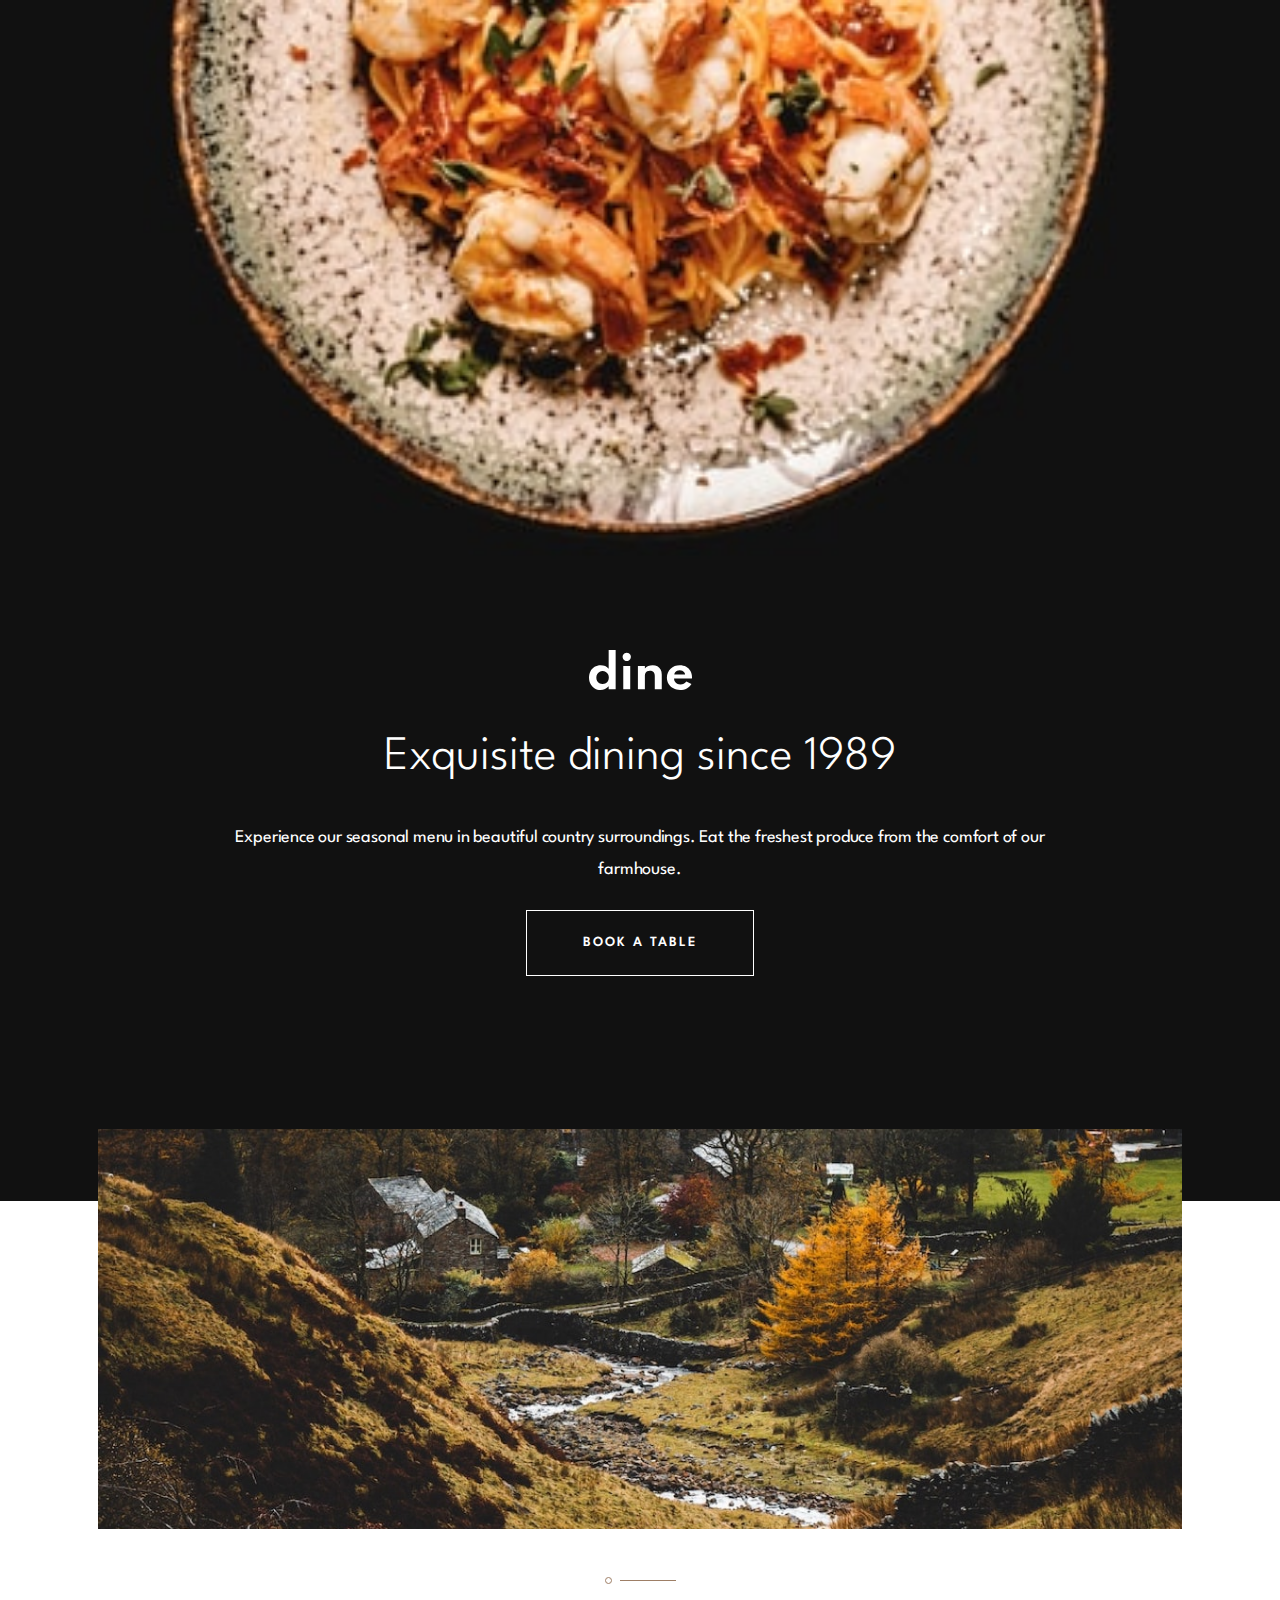
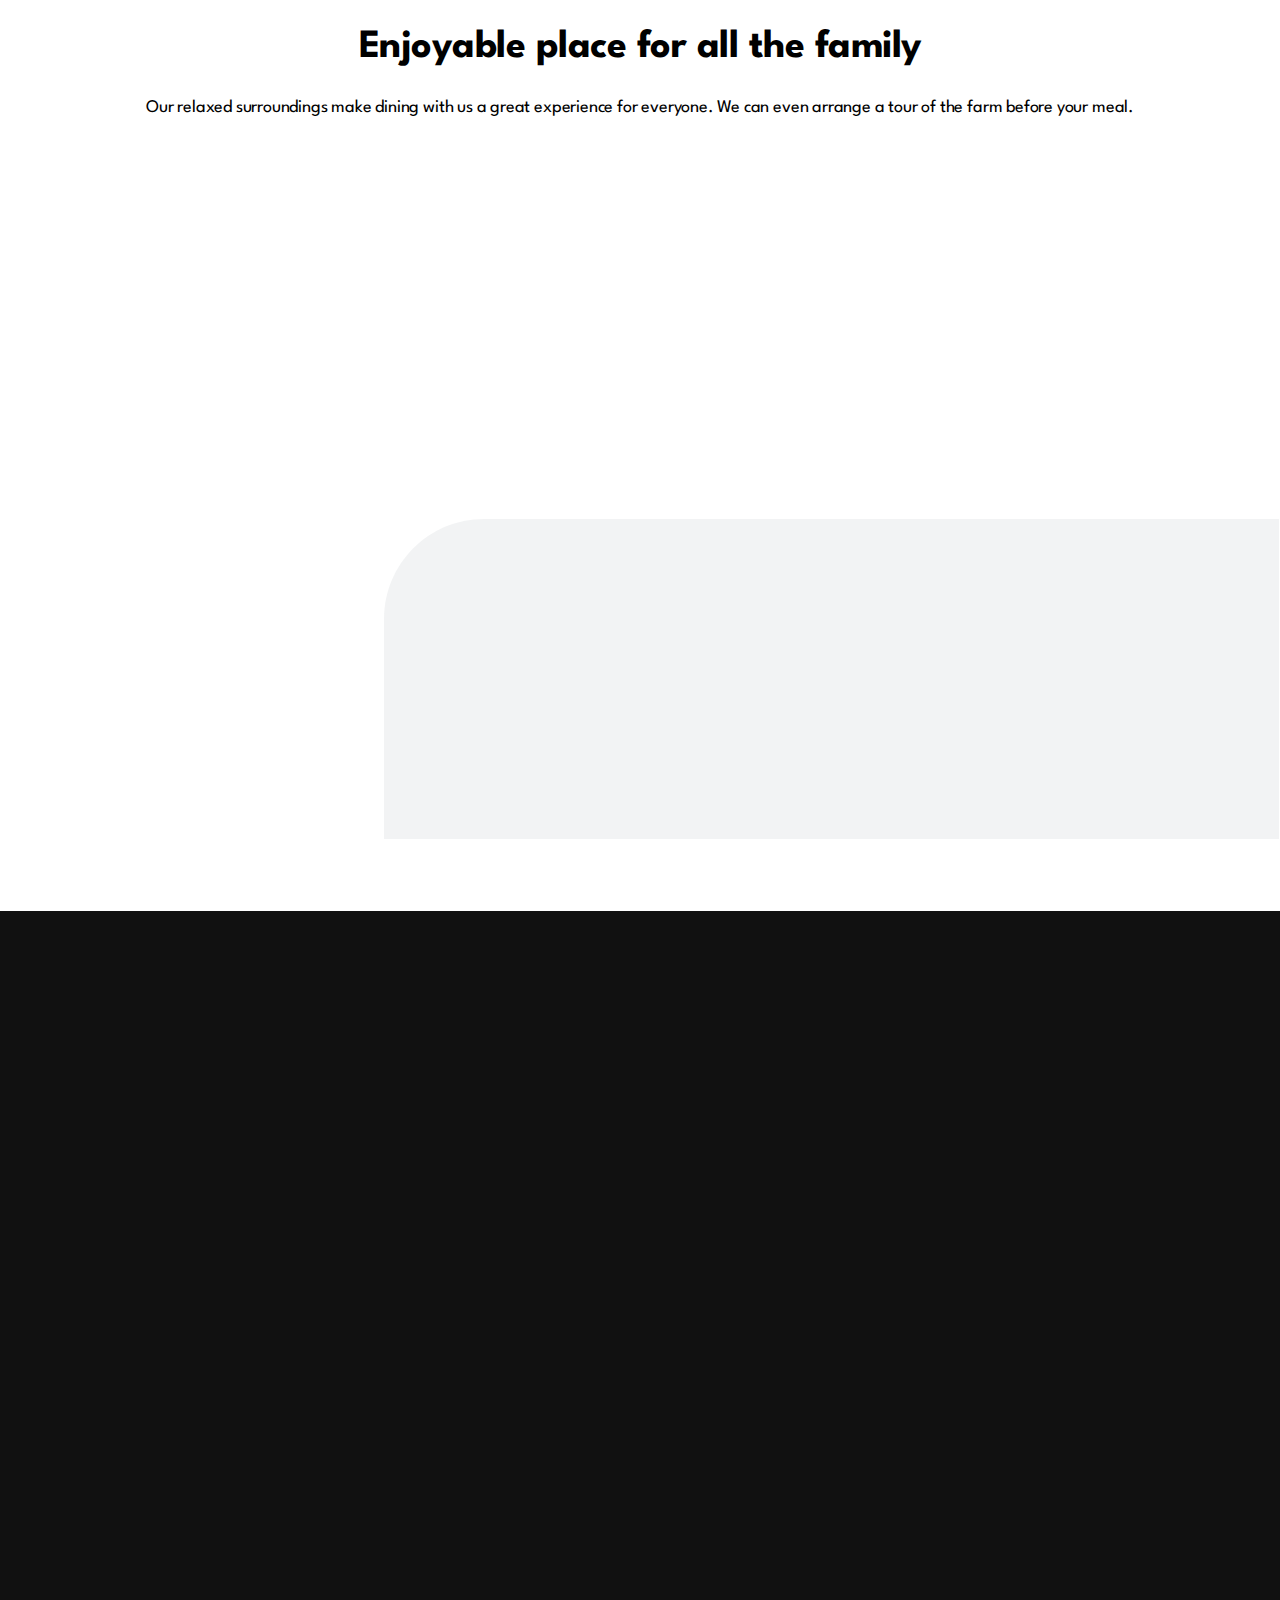
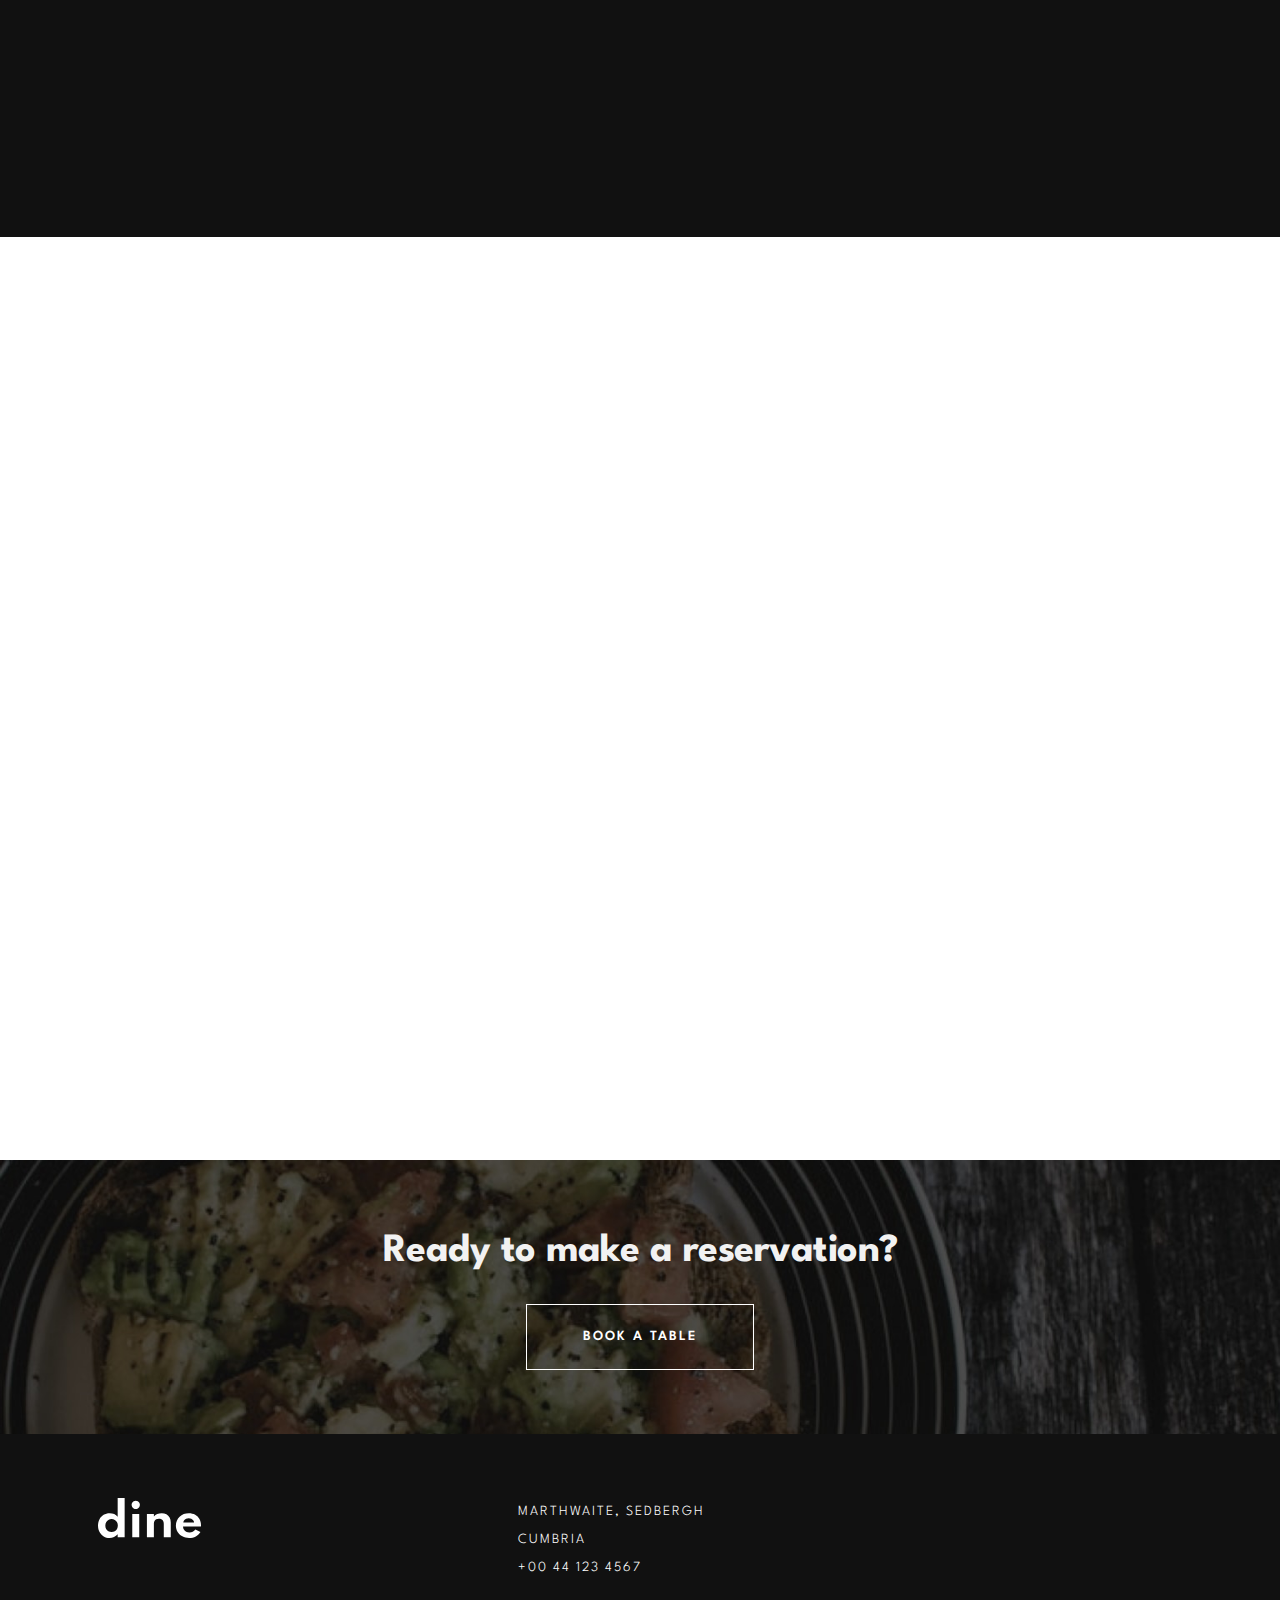
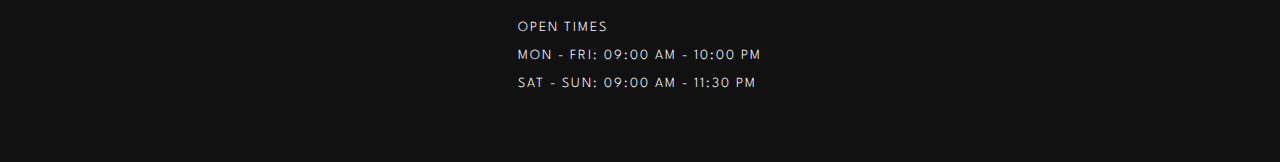
<file: index.html>
<!DOCTYPE html>
<html lang="en">
<head>
  <meta charset="UTF-8">
  <meta name="viewport" content="width=device-width, initial-scale=1.0">
  <link rel="stylesheet" href="./app/css/styles.css" />
  <link rel="icon" type="image/png" sizes="32x32" href="./app/images/favicon-32x32.png">
  
  <title>Dine | Farmhouse Restaurant</title>
</head>
<body>
   <section class="hero homepage-hero wrapper wrapper--hero">
    <div class="homepage-hero__img"></div>
    <div class="homepage-hero__text">
      <a href="index.html" class="logo">
        <img src="./app/images/logo.svg" alt="logo"/>
      </a>
      <h1>Exquisite dining since 1989</h1>
      <p>
        Experience our seasonal menu in beautiful country surroundings. Eat the freshest produce from 
        the comfort of our farmhouse.
      </p>
      <a href="booking.html" class="homepage-hero__cta btn btn--ondark btn--active">Book a table</a>
    </div>
  </section>

  <section class="about wrapper wrapper--about">
    <div class="about-card">
      <div id="enjoyable-place" class="about-card__img"></div>
      <div class="about-card__text">
        <img class="about-card__pattern" src="./app/images/patterns/pattern-divide.svg" alt="divide pattern"/>
        <h2>Enjoyable place for all the family</h2>
        <p>
          Our relaxed surroundings make dining with us a great experience for everyone. We can even arrange 
          a tour of the farm before your meal.
        </p>
      </div>
    </div>

    <div class="about-card fadein">
      <div id="locally-sourced" class="about-card__img"></div>
      <div class="about-card__text">
        <img class="about-card__pattern" src="./app/images/patterns/pattern-divide.svg" alt="divide pattern"/>
        <h2>The most locally sourced food</h2>
        <p>
          All our ingredients come directly from our farm or local fishery. So you can be sure that you’re 
          eating the freshest, most sustainable food.
        </p>
      </div>
    </div>
  </section>

  <section class="highlights grid wrapper wrapper--highlights">
    <div class="hl-description fadein">
      <img class="hl-description__pattern" src="./app/images/patterns/pattern-divide.svg" alt="divide pattern"/>
      <h2>A few highlights from our menu</h2>
      <p>
        We cater for all dietary requirements,
        but here’s a glimpse at some of our diner’s favourites. 
        Our menu is revamped every season.
      </p>
    </div>
    <div class="hl-cards-container fadein">
      <div class="hl-card">
        <div id="salmon" class="hl-card__img"></div>
        <div class="hl-card__text">
          <h3>Seared Salmon Fillet</h3>
          <p>
            Our locally sourced salmon served
            with a refreshing buckwheat summer salad.
          </p>
        </div>
      </div>
      <div class="hl-card">
        <div id="beef" class="hl-card__img"></div>
        <div class="hl-card__text">
          <h3>Rosemary Filet Mignon</h3>
          <p>
            Our prime beef served to your taste with a delicious choice of seasonal sides.
          </p>
        </div>
      </div>
      <div class="hl-card">
        <div id="chocolate" class="hl-card__img"></div>
        <div class="hl-card__text">
          <h3>Summer Fruit Chocolate Mousse</h3>
          <p>Creamy mousse combined with summer fruits and dark chocolate shavings.</p>
        </div>
      </div>
    </div>
  </section>

  <section class="activities wrapper wrapper--activities fadein">
    <div id="family-gathering-img" class="activities__img activities__img--active"></div>
    <div id="special-events-img" class="activities__img"></div>
    <div id="social-events-img" class="activities__img"></div>
    
    <div class="activities__content">
      <ul>
        <li id="family-gathering" class="activities__link activities__link--active">Family Gathering</li>
        <li id="special-events" class="activities__link">Special Events</li>
        <li id="social-events" class="activities__link">Social Events</li>
      </ul>
  
  
      <div class="activities__description-container">
        <div id="family-gathering-text" class="activities__text activities__text--active family-gathering">
          <h2>Family Gathering</h2>
          <p>
            We love catering for entire families. So please bring everyone along for a special meal with your 
            loved ones. We’ll provide a memorable experience for all.
          </p>
        </div>
        <div id="special-events-text" class="activities__text special-events">
          <h2>Special Events</h2>
          <p>
            Whether it’s a romantic dinner or special date you’re celebrating with others we’ll look after you. 
            We’ll be sure to mark your special date with an unforgettable meal.
          </p>
        </div>
        <div id="social-events-text" class="activities__text social-events">
          <h2>Social Events</h2>
          <p>
            Are you looking to have a larger social event? No problem! We’re more than happy to cater for big 
            parties. We’ll work with you to make your event a hit with everyone.
          </p>
        </div>
        <a href="booking.html" class="activities__cta btn btn--onlight">Book a table</a>
      </div>
    </div>
    
  </section>

  <section class="reservation-banner wrapper wrapper--reservation-banner">
    <h2>Ready to make a reservation?</h2>
    <a href="booking.html" class="reservation-banner__cta btn btn--ondark">Book a table</a>
  </section>

  <footer class="wrapper wrapper--footer">
    <a href="index.html" class="logo logo--footer">
      <img src="./app/images/logo.svg" alt="logo"/>
    </a>
    <ul class="grid">
      <ul class="contact">
        <li>Marthwaite, Sedbergh</li>
        <li>Cumbria</li>
        <li>+00 44 123 4567</li>
      </ul>
      
      <ul class="open-times">
        <li>Open Times</li>
        <li>Mon - Fri: 09:00 AM - 10:00 PM</li>
        <li>Sat - Sun: 09:00 AM - 11:30 PM</li>
      </ul>
    </ul>
  </footer>

<script src="./app/js/main.js"></script>
<script src="./app/js/lazyLoad.js"></script>
</body>
</html>
</file>
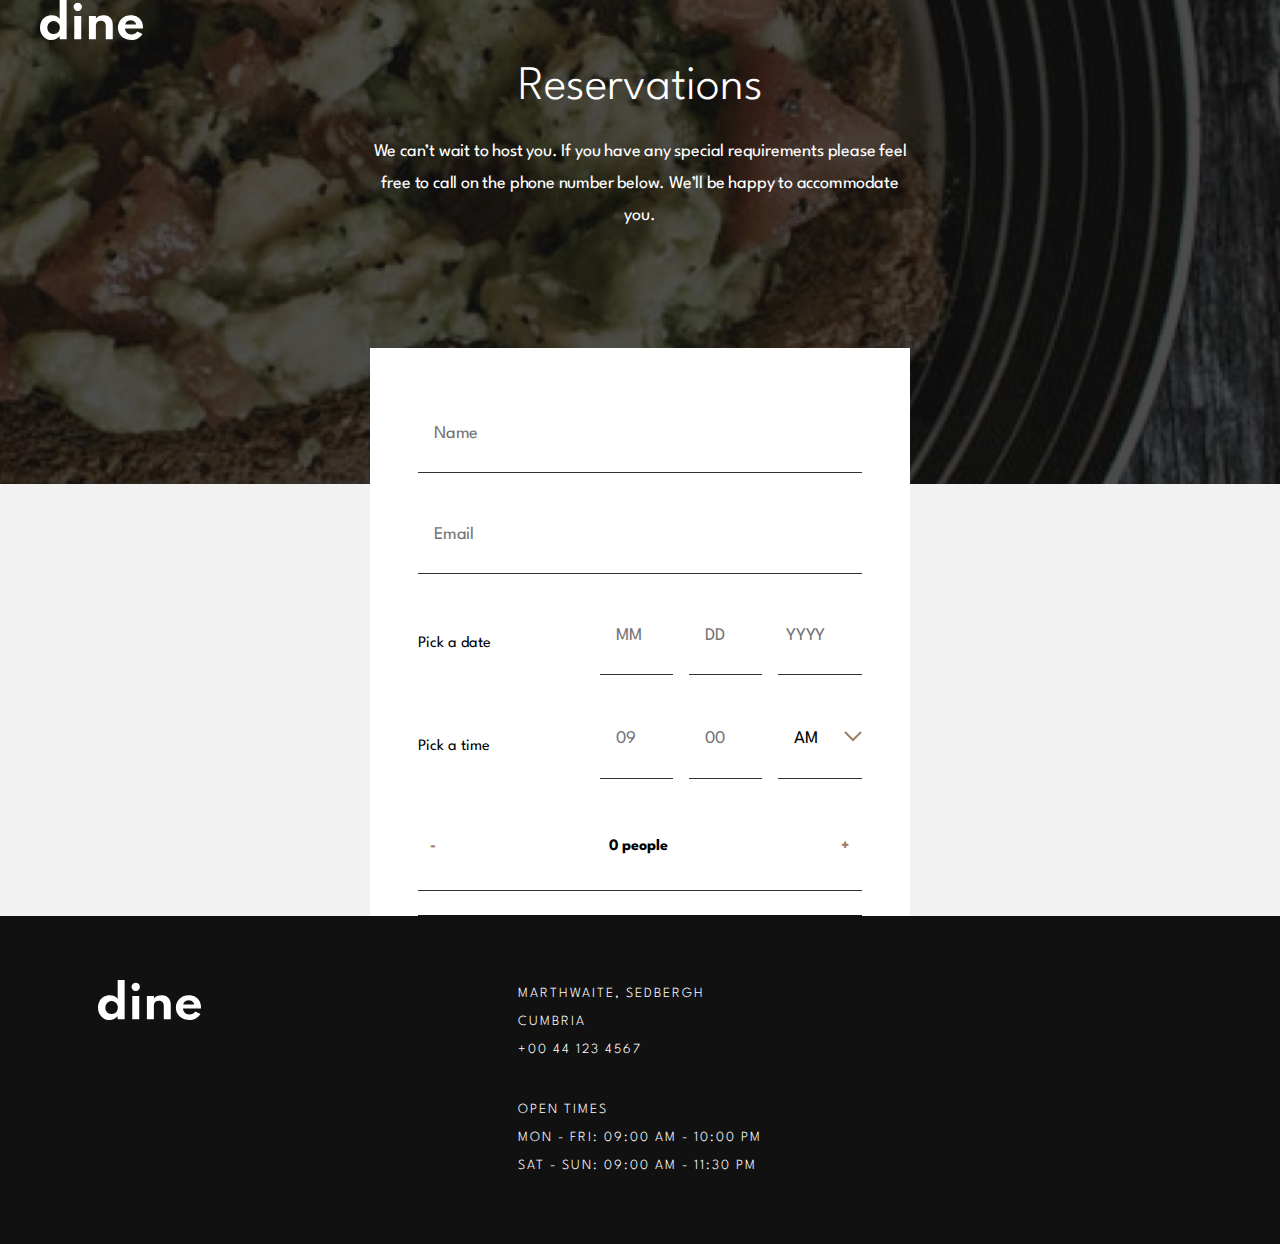
<file: booking.html>
<!DOCTYPE html>
<html lang="en">
<head>
  <meta charset="UTF-8">
  <meta name="viewport" content="width=device-width, initial-scale=1.0">
  <link rel="stylesheet" href="./app/css/styles.css"/>
  <link rel="icon" type="image/png" sizes="32x32" href="./app/images/favicon-32x32.png">
  
  <title>Dine | Farmhouse Restaurant - Booking</title>
</head>
<body>

  <section class="booking-hero wrapper wrapper--hero">
    <div class="booking-hero__text">
      <a href="index.html" class="logo">
        <img src="./app/images/logo.svg" alt="logo"/>
      </a>
      <h1>Reservations</h1>
    <p>
      We can’t wait to host you. If you have any special requirements please feel free to 
      call on the phone number below. We’ll be happy to accommodate you.
    </p>
    <a href="#" class="btn btn--ondark btn--active">Reserve Place</a>
    </div>
  </section>

  <section class="booking-form wrapper wrapper--booking-form">
    <form id="booking-form" class="form form--booking">
      <input
        id="name"
        name="name"
        type="text"
        class="name-input"
        placeholder="Name"
        required
      />
      
      <span
        id="name-input-error"
        class="form__error-indication form__error-indication--name">
      </span>

      <input
        id="email"
        name="email"
        type="email"
        class="email-input"
        placeholder="Email"
        required
      />
      
      <span 
        id="email-input-error" 
        class="form__error-indication form__error-indication--email">
      </span>

      <fieldset id="date-container" class="date-container" name="date">
        <label for="date">
          <span>Pick a date</span>
          <span id="date-input-error" class="form__error-indication"></span>
        </label>
        <section id="date" class="date">
          <input
            class="date-input"
            id="month"
            type="text"
            placeholder="MM"
            maxlength="2"
            required
          />

          <input
            class="date-input"
            id="day"
            type="text"
            placeholder="DD"
            maxlength="2"
            required
          />

          <input
            class="date-input"
            id="year"
            type="text"
            placeholder="YYYY"
            maxlength="4"
            required
          />
        </section>
      </fieldset>

      <fieldset id="time-container" class="time-container" name="time">
        <label for="time">
          <span>Pick a time</span>
          <span id="time-input-error" class="form__error-indication"></span>
        </label>
        <section id="time" class="time">
          <input id="hours" class="time-input" type="number" placeholder="09" min="7" max="21" maxlength="2" required/>
          <input id="minutes" class="time-input" type="number" placeholder="00" min="0" max="59" maxlength="2" required/>
          <p id="selected-time-option" class="selected-time-option"></p>
          <ul class="time-options">
            <li id="AM" class="time-options__item">AM</li>
            <li id="PM" class="time-options__item">PM</li>
          </ul>
        </section>
      </fieldset>
      <div id="ppl-adjust" class="ppl-adjust">
        <button class="less-ppl">-</button>
        <strong id="nb-of-ppl"></strong>
        <button class="more-ppl">+</button>
      </div>
      <span id="nb-of-ppl-input-error" class="form__error-indication form__error-indication--nbOfPeople"></span>

      <input
        type="submit"
        class="btn btn--booking btn--onlight btn--active btn--submit"
        value="Make reservation" />
    </form>
  </section>

  <footer class="wrapper wrapper--footer">
    <a href="index.html" class="logo logo--footer">
      <img src="./app/images/logo.svg" alt="logo"/>
    </a>
    <ul class="grid">
      <ul class="contact">
        <li>Marthwaite, Sedbergh</li>
        <li>Cumbria</li>
        <li>+00 44 123 4567</li>
      </ul>
      
      <ul class="open-times">
        <li>Open Times</li>
        <li>Mon - Fri: 09:00 AM - 10:00 PM</li>
        <li>Sat - Sun: 09:00 AM - 11:30 PM</li>
      </ul>
    </ul>
  </footer>
  <script src="./app/js/form.js"></script>
</body>
</html>
</file>
<file: app/css/styles.css>
/**___________colors_________**/
/**________font-sizes_________**/
/**________font-weights_________**/
/**_______images____________**/
/**___________text_________**/
/**___________images_________**/
@import url("https://fonts.googleapis.com/css2?family=Spartan:wght@300;400;600;700&display=swap");
@keyframes fadeIn {
  from {
    opacity: 0;
    transform: translateY(2rem);
  }
  to {
    opacity: 1;
    transform: translateY(0);
  }
}
@keyframes fadeOut {
  from {
    opacity: 1;
  }
  to {
    opacity: 0;
  }
}
*, ::before, ::after {
  padding: 0;
  margin: 0;
  box-sizing: border-box;
  font-family: "Spartan", sans-serif;
}

body {
  font-size: 1rem;
}

a, a:hover, a:visited {
  text-decoration: none;
}

h1 {
  font-weight: 300;
  font-size: 2rem;
  line-height: 2.5rem;
}

h2 {
  font-weight: 700;
  font-size: 2rem;
  line-height: 2.5rem;
  letter-spacing: -0.025rem;
}

h3 {
  font-weight: 600;
  font-size: 1.125rem;
}

p {
  font-weight: 400;
  font-size: 0.9375rem;
  line-height: 1.75rem;
  letter-spacing: -0.0117rem;
}

input {
  font-weight: 400;
  font-size: 1.125rem;
  line-height: 1.75rem;
  letter-spacing: -0.0137rem;
}

.wrapper {
  padding-left: 1.5rem;
  padding-right: 1.5rem;
}

@media screen and (max-width: 424px) {
  .wrapper--booking-form {
    padding-left: 0;
    padding: 0;
  }
}
@media screen and (min-width: 768px) {
  .wrapper {
    padding-left: 6.125rem;
    padding-right: 6.125rem;
  }
  .wrapper--activities {
    padding-left: 4rem;
    padding-right: 4rem;
  }
  .wrapper--reservation-banner {
    padding: 3.5rem;
  }
  .wrapper--footer {
    padding-left: 2.5rem;
    padding-right: 2.5rem;
  }

  h1 {
    font-size: 3rem;
    line-height: 4rem;
  }

  h2 {
    line-height: 3.5rem;
    font-size: 2.5rem;
    letter-spacing: -0.03125rem;
  }

  p {
    font-size: 1.125rem;
    line-height: 2rem;
  }
}
@media screen and (min-width: 1440px) {
  h1 {
    font-size: 4rem;
    line-height: 4.5rem;
  }

  .wrapper {
    padding-left: 10.25rem;
    padding-right: 10.25rem;
  }
  .wrapper--booking-form {
    padding-left: 0;
    padding-right: 0;
  }
}
.reservation-banner {
  text-align: center;
  color: #F2F2F2;
  padding-top: 5rem;
  padding-bottom: 5rem;
  background-image: url("../images/homepage/ready-bg-mobile.jpg");
  background-repeat: no-repeat;
  background-size: cover;
  background-repeat: no-repeat;
  background-size: cover;
}
@media screen and (min-width: 425px) {
  .reservation-banner {
    background-image: url("../images/homepage/ready-bg-mobile@2x.jpg");
  }
}
@media screen and (min-width: 768px) {
  .reservation-banner {
    background-image: url("../images/homepage/ready-bg-tablet.jpg");
  }
}
@media screen and (min-width: 1024px) {
  .reservation-banner {
    background-image: url("../images/homepage/ready-bg-tablet@2x.jpg");
  }
}
@media screen and (min-width: 1440px) {
  .reservation-banner {
    background-image: url("../images/homepage/ready-bg-desktop.jpg");
  }
}
.reservation-banner h2 {
  margin-bottom: 1.5rem;
}

@media screen and (min-width: 768px) {
  .reservation-banner {
    padding-top: 4rem;
    padding-bottom: 4rem;
  }
}
footer {
  background-color: #111111;
  color: #ffffff;
  text-align: center;
  padding-top: 5rem;
  padding-bottom: 5rem;
}
footer .logo {
  display: block;
  margin-bottom: 2.5rem;
}

.grid {
  display: grid;
  grid-template-rows: 1fr;
  row-gap: 2rem;
}
.grid ul {
  font-size: 0.875rem;
  font-weight: 300;
  line-height: 1.75rem;
  letter-spacing: 0.125rem;
  text-transform: uppercase;
}
.grid li {
  list-style-type: none;
}

@media screen and (min-width: 768px) {
  footer {
    padding-top: 4rem;
    padding-bottom: 4rem;
    position: relative;
    display: flex;
    justify-content: center;
    align-items: center;
  }
  footer .logo {
    position: absolute;
    top: 4rem;
    left: 6.125rem;
  }

  .grid li {
    text-align: left;
  }
}
@media screen and (min-width: 1440px) {
  .grid {
    grid-template-columns: 1fr 1fr;
    row-gap: 7.75rem;
  }
}
.btn {
  display: inline-block;
  padding: 1.5rem 3.5rem;
  font-weight: 600;
  font-size: 0.875rem;
  line-height: 1rem;
  letter-spacing: 0.125rem;
  border: 1px solid;
  text-transform: uppercase;
}
.btn--ondark {
  color: #ffffff;
  border-color: #ffffff;
}
.btn--ondark:hover {
  color: #111111;
  background-color: #ffffff;
}
.btn--onlight {
  color: #ffffff;
  border-color: #ffffff;
  background-color: #111111;
}
.btn--onlight:hover {
  color: #111111;
  border-color: #111111;
  background-color: #ffffff;
}
.btn--inactive {
  color: #5c6779;
  border-color: #5c6779;
}
.btn--booking {
  width: 100%;
  padding: 1.5rem 0rem;
  text-align: center;
}
.btn--booking:hover {
  border: 1px solid #111111;
}

.logo {
  color: #ffffff;
}
.logo--hero {
  font-size: 2rem;
}

.homepage-hero {
  background-color: #111111;
}
.homepage-hero__text {
  text-align: center;
  color: #ffffff;
  padding-top: 0, 625rem;
  padding-bottom: 9.5rem;
}
.homepage-hero__text .logo {
  display: block;
}
.homepage-hero__text h1, .homepage-hero__text .logo {
  margin-bottom: 2rem;
}
.homepage-hero__text p {
  margin-bottom: 1.5rem;
}
.homepage-hero__img {
  background-image: url("../images/homepage/hero-bg-mobile.jpg");
  background-repeat: no-repeat;
  background-size: cover;
  background-position: center top;
  height: 50vw;
}

@media screen and (min-width: 768px) {
  .homepage-hero__text {
    padding: 0.625rem 2.5rem 14.0625rem 2.5rem;
  }
  .homepage-hero__text h1 {
    margin-left: 5rem;
    margin-right: 5rem;
  }
  .homepage-hero__text p {
    margin-left: 3.75rem;
    margin-right: 3.75rem;
  }
}
@media screen and (min-width: 1440px) {
  .homepage-hero {
    display: flex;
    justify-content: flex-start;
    background-image: url("../images/homepage/hero-bg-desktop.jpg");
    background-repeat: no-repeat;
    background-position: bottom 0 right 0;
    height: 51.25rem;
  }
  .homepage-hero__text {
    text-align: left;
    padding: 4rem 0 12.375rem 0;
    min-width: 32.75rem;
    width: 32.75rem;
    min-height: 22.75rem;
    height: 22.75rem;
  }
  .homepage-hero__text h1, .homepage-hero__text p {
    margin-left: 0;
    margin-right: 0;
  }
  .homepage-hero__text .logo {
    margin-bottom: 9.5rem;
  }
  .homepage-hero__text h1 {
    margin-bottom: 1.5rem;
  }
  .homepage-hero__text p {
    margin-bottom: 2.5rem;
    margin-right: 5rem;
  }
}
.about {
  text-align: center;
  position: relative;
  top: -4.5rem;
}
.about .fadein {
  opacity: 0;
}

.about-card:nth-child(1) {
  margin-bottom: 5rem;
}
.about-card .about-card__img {
  width: 100%;
  height: 25rem;
  margin-bottom: 3rem;
}
.about-card__pattern {
  padding-bottom: 2rem;
}
.about-card__text {
  background: transparent;
}
.about-card__text h2 {
  margin-bottom: 1rem;
}

#enjoyable-place {
  background-image: url("../images/homepage/enjoyable-place-mobile.jpg");
  background-repeat: no-repeat;
  background-size: cover;
}
@media screen and (min-width: 425px) {
  #enjoyable-place {
    background-image: url("../images/homepage/enjoyable-place-mobile@2x.jpg");
  }
}
@media screen and (min-width: 768px) {
  #enjoyable-place {
    background-image: url("../images/homepage/enjoyable-place-tablet.jpg");
  }
}
@media screen and (min-width: 1024px) {
  #enjoyable-place {
    background-image: url("../images/homepage/enjoyable-place-tablet@2x.jpg");
  }
}
@media screen and (min-width: 1440px) {
  #enjoyable-place {
    background-image: url("../images/homepage/enjoyable-place-desktop.jpg");
  }
}

#locally-sourced {
  background-image: url("../images/homepage/locally-sourced-mobile.jpg");
  background-repeat: no-repeat;
  background-size: cover;
}
@media screen and (min-width: 425px) {
  #locally-sourced {
    background-image: url("../images/homepage/locally-sourced-mobile@2x.jpg");
  }
}
@media screen and (min-width: 768px) {
  #locally-sourced {
    background-image: url("../images/homepage/locally-sourced-tablet.jpg");
  }
}
@media screen and (min-width: 1024px) {
  #locally-sourced {
    background-image: url("../images/homepage/locally-sourced-tablet@2x.jpg");
  }
}
@media screen and (min-width: 1440px) {
  #locally-sourced {
    background-image: url("../images/homepage/locally-sourced-desktop.jpg");
  }
}

@media screen and (min-width: 768px) {
  .about {
    background-image: url("../images/patterns/pattern-curve-top-left.svg");
    background-repeat: no-repeat;
    background-position: bottom 0 left 24rem;
  }

  .about-card:nth-child(1) {
    margin-bottom: 7.5rem;
  }
  .about-card:nth-child(2) {
    position: relative;
  }
  .about-card:nth-child(2)::after {
    content: "";
    background-image: url("../images/patterns/pattern-lines.svg");
    position: absolute;
    top: 14.25rem;
    right: -3.625rem;
    background-repeat: no-repeat;
    width: 10rem;
    height: 4.75rem;
  }
}
@media screen and (min-width: 1440px) {
  .about-card {
    display: flex;
    align-items: center;
    text-align: left;
  }
  .about-card:nth-child(1) {
    flex-direction: row;
  }
  .about-card:nth-child(1) .about-card__img {
    margin-right: 7.75rem;
  }
  .about-card:nth-child(2) {
    flex-direction: row-reverse;
  }
  .about-card:nth-child(2)::after {
    top: 50%;
    right: -7.25rem;
  }
  .about-card:nth-child(2) .about-card__img {
    margin-left: 7.75rem;
  }
  .about-card__img {
    min-width: 33.75rem;
    width: 33.75rem;
    min-height: 45rem;
    height: 45rem;
  }
}
.highlights {
  text-align: center;
  background-color: #111111;
  color: #F2F2F2;
  padding-top: 4.5rem;
  padding-bottom: 4.5rem;
}

.hl-description {
  opacity: 0;
  margin-bottom: 4rem;
}
.hl-description h2 {
  margin-bottom: 1rem;
}
.hl-description__pattern {
  margin-bottom: 2rem;
}

.hl-cards-container {
  opacity: 0;
}

.hl-card {
  border-bottom: 0.5px solid #333333;
  margin-bottom: 1.5rem;
}
.hl-card__img {
  margin-bottom: 1.5rem;
  width: 100%;
  min-height: 15.3125rem;
}
.hl-card__text h3 {
  margin-bottom: 0.25rem;
}
.hl-card__text p {
  margin-bottom: 1.5rem;
}

#salmon {
  background-image: url("../images/homepage/salmon-mobile.jpg");
  background-repeat: no-repeat;
  background-size: cover;
}

#beef {
  background-image: url("../images/homepage/beef-mobile.jpg");
  background-repeat: no-repeat;
  background-size: cover;
}

#chocolate {
  background-image: url("../images/homepage/chocolate-mobile.jpg");
  background-repeat: no-repeat;
  background-size: cover;
}

@media screen and (min-width: 425px) {
  #salmon {
    background-image: url("../images/homepage/salmon-mobile@2x.jpg");
    background-position: center;
  }

  #beef {
    background-image: url("../images/homepage/beef-mobile@2x.jpg");
  }

  #chocolate {
    background-image: url("../images/homepage/chocolate-mobile@2x.jpg");
  }
}
@media screen and (min-width: 768px) {
  .highlights {
    padding-bottom: 6rem;
    padding-top: 6rem;
  }

  .hl-description {
    margin-bottom: 3rem;
    margin-left: 4rem;
    margin-right: 4rem;
  }

  .hl-card {
    display: flex;
    flex-direction: row;
    text-align: left;
  }
  .hl-card__img {
    height: 6rem;
    min-height: 6rem;
    width: 8rem;
    min-width: 8rem;
    margin-bottom: 3rem;
    margin-right: 3.875rem;
  }
  .hl-card h3 {
    position: relative;
  }
  .hl-card h3::after {
    content: "";
    height: 1px;
    width: 2rem;
    position: absolute;
    bottom: 0.625rem;
    left: -3.875rem;
    background-color: #9e7f66;
  }
  .hl-card p {
    font-weight: 400;
    font-size: 0.9375rem;
    line-height: 1.75rem;
    letter-spacing: -0.1875px;
  }
  .hl-card:nth-child(4) {
    border: none;
  }
}
@media screen and (min-width: 1440px) {
  .highlights {
    padding-top: 12.5rem;
    padding-bottom: 7.5rem;
    display: grid;
    grid-template-columns: 1fr 1fr;
    column-gap: 7.75rem;
  }

  .hl-description {
    align-self: start;
    text-align: left;
    margin: 0;
  }

  .hl-cards-container {
    align-self: end;
  }
}
.activities {
  opacity: 0;
  background-color: #F2F2F2;
  padding-bottom: 7.5rem;
  padding-top: 5rem;
  text-align: center;
  max-width: 100vw;
}
.activities__img {
  margin-bottom: 3rem;
  width: 100%;
  height: 25rem;
  display: none;
  background-repeat: no-repeat;
  background-size: cover;
}
.activities__img--active {
  display: block;
}
.activities #family-gathering-img {
  background-image: url("../images/homepage/family-gathering-mobile.jpg");
  background-repeat: no-repeat;
  background-size: cover;
}
@media screen and (min-width: 425px) {
  .activities #family-gathering-img {
    background-image: url("../images/homepage/family-gathering-mobile@2x.jpg");
  }
}
@media screen and (min-width: 768px) {
  .activities #family-gathering-img {
    background-image: url("../images/homepage/family-gathering-tablet.jpg");
  }
}
@media screen and (min-width: 1024px) {
  .activities #family-gathering-img {
    background-image: url("../images/homepage/family-gathering-tablet@2x.jpg");
  }
}
@media screen and (min-width: 1440px) {
  .activities #family-gathering-img {
    background-image: url("../images/homepage/family-gathering-desktop.jpg");
  }
}
.activities #special-events-img {
  background-image: url("../images/homepage/special-events-mobile.jpg");
  background-repeat: no-repeat;
  background-size: cover;
}
@media screen and (min-width: 425px) {
  .activities #special-events-img {
    background-image: url("../images/homepage/special-events-mobile@2x.jpg");
  }
}
@media screen and (min-width: 768px) {
  .activities #special-events-img {
    background-image: url("../images/homepage/special-events-tablet.jpg");
  }
}
@media screen and (min-width: 1024px) {
  .activities #special-events-img {
    background-image: url("../images/homepage/special-events-tablet@2x.jpg");
  }
}
@media screen and (min-width: 1440px) {
  .activities #special-events-img {
    background-image: url("../images/homepage/special-events-desktop.jpg");
  }
}
.activities #social-events-img {
  background-image: url("../images/homepage/social-events-mobile.jpg");
  background-repeat: no-repeat;
  background-size: cover;
}
@media screen and (min-width: 425px) {
  .activities #social-events-img {
    background-image: url("../images/homepage/social-events-mobile@2x.jpg");
  }
}
@media screen and (min-width: 768px) {
  .activities #social-events-img {
    background-image: url("../images/homepage/social-events-tablet.jpg");
  }
}
@media screen and (min-width: 1024px) {
  .activities #social-events-img {
    background-image: url("../images/homepage/social-events-tablet@2x.jpg");
  }
}
@media screen and (min-width: 1440px) {
  .activities #social-events-img {
    background-image: url("../images/homepage/social-events-desktop.jpg");
  }
}
.activities ul {
  list-style-type: none;
  margin-bottom: 1.5rem;
  font-size: 0.875rem;
  font-weight: 600;
  line-height: 1.75rem;
  letter-spacing: 0.125rem;
  text-transform: uppercase;
}
.activities__link {
  margin-bottom: 1rem;
  color: gray;
  cursor: pointer;
}
.activities__link:hover {
  color: #111111;
}
.activities__link--active {
  position: relative;
  padding-bottom: 0.3rem;
  color: #111111;
}
.activities__link--active::before {
  content: "";
  width: 20%;
  height: 1px;
  background-color: #9e7f66;
  position: absolute;
  bottom: 0;
  left: 40%;
}
.activities__text {
  display: none;
}
.activities__text--active {
  display: block;
}
.activities__text h2 {
  margin-bottom: 1rem;
}
.activities__text p {
  margin-bottom: 2rem;
}

@media screen and (min-width: 768px) {
  .activities {
    background-image: url("../images/patterns/pattern-curve-top-right.svg");
    background-repeat: no-repeat;
    background-position: top 0px left -384px;
  }
  .activities__img {
    width: 35.8125rem;
    height: 22.5rem;
    margin: auto;
    margin-bottom: 3.5rem;
    padding-left: 3.675rem;
    padding-right: 3.675rem;
    position: relative;
  }
  .activities__img::after {
    content: "";
    background-image: url("../images/patterns/pattern-lines.svg");
    position: absolute;
    top: -2.375rem;
    left: -3.625rem;
    background-repeat: no-repeat;
    width: 10rem;
    height: 4.75rem;
  }
  .activities ul {
    display: flex;
    flex: row;
    justify-content: space-around;
  }
  .activities__text {
    margin-left: 7.25rem;
    margin-right: 7.25rem;
  }
}
@media screen and (min-width: 1440px) {
  .activities {
    display: flex;
    flex-direction: row;
    align-items: center;
    text-align: left;
  }
  .activities__content {
    display: grid;
    grid-template-rows: 2fr 1fr;
    grid-template-areas: "description" "links";
    row-gap: 5rem;
  }
  .activities__content ul {
    grid-area: links;
    flex-direction: column;
  }
  .activities__content-description-container {
    grid-area: description;
  }
  .activities__img {
    min-width: 33.75rem;
    width: 33.75rem;
    min-height: 37.5rem;
    height: 37.5rem;
  }
  .activities__text {
    margin: 0;
  }
  .activities__description-container, .activities ul {
    margin-left: 7.75rem;
  }
  .activities__link--active {
    padding-bottom: 0;
  }
  .activities__link--active::before {
    content: "";
    width: 6rem;
    height: 1px;
    background-color: #9e7f66;
    position: absolute;
    bottom: 0.875rem;
    left: -7.75rem;
  }
}
.booking-hero {
  background-image: url("../images/booking/hero-bg-mobile.jpg");
  background-repeat: no-repeat;
  background-size: cover;
  background-repeat: no-repeat;
  background-size: cover;
  padding-top: 3.5rem;
  text-align: center;
  color: #ffffff;
}
@media screen and (min-width: 425px) {
  .booking-hero {
    background-image: url("../images/booking/hero-bg-mobile@2x.jpg");
  }
}
@media screen and (min-width: 768px) {
  .booking-hero {
    background-image: url("../images/booking/hero-bg-tablet.jpg");
  }
}
@media screen and (min-width: 1024px) {
  .booking-hero {
    background-image: url("../images/booking/hero-bg-tablet@2x.jpg");
  }
}
@media screen and (min-width: 1440px) {
  .booking-hero {
    background-image: url("../images/booking/hero-bg-desktop.jpg");
  }
}
.booking-hero__text {
  padding-bottom: 14.25rem;
}
.booking-hero__text h1 {
  margin-bottom: 1rem;
}
.booking-hero__text p {
  margin: auto;
  margin-bottom: 1.5rem;
  min-width: 19.375rem;
  max-width: 19.375rem;
}
.booking-hero .logo {
  display: block;
  margin-bottom: 2.5rem;
}

@media screen and (min-width: 768px) {
  .booking-hero .logo {
    position: absolute;
    top: 0;
    left: 2.5rem;
  }
  .booking-hero .btn {
    display: none;
  }
  .booking-hero__text p {
    min-width: 33.75rem;
    max-width: 33.75rem;
  }
}
@media screen and (min-width: 1440px) {
  .booking-hero {
    padding-top: 4rem;
  }
  .booking-hero__text {
    margin: 0;
    min-width: 0;
    max-width: 27.8125rem;
    width: auto;
    min-height: 0;
    height: auto;
    text-align: left;
  }
  .booking-hero__text h1 {
    margin-bottom: 1.5rem;
  }
  .booking-hero .logo {
    position: static;
    margin-bottom: 9.5rem;
  }
}
.booking-form {
  background-color: #F2F2F2;
  height: 33.375rem;
  min-height: 33.375rem;
  max-height: 33.375rem;
}

@media screen and (min-width: 768px) {
  .booking-form {
    height: 27rem;
    min-height: 27rem;
    max-height: 27rem;
  }
}
@media screen and (min-width: 1440px) {
  .booking-form {
    min-height: 20rem;
    height: 20rem;
    max-height: 20rem;
    background-image: url("../images/patterns/pattern-curve-bottom-right.svg");
    background-repeat: no-repeat;
    background-position: left 0 bottom 0;
    background-size: 70% 100%;
  }
}
.form {
  background-color: #ffffff;
  padding: 2rem 1rem;
  margin: auto;
}
.form fieldset, .form button {
  border: none;
  outline: none;
}
.form button {
  background-color: #ffffff;
  cursor: pointer;
  padding: 0.75rem;
}
.form input {
  width: 100%;
  border: none;
  outline: none;
  border-bottom: 1px solid #333333;
  outline: none;
  margin-bottom: 1.5rem;
  padding: 1.5rem 1rem;
}
.form input[type=number]::-webkit-inner-spin-button,
.form input[type=number]::-webkit-outer-spin-button {
  -webkit-appearance: none;
  margin: 0;
}
.form input[type=number] {
  -moz-appearance: textfield;
}
.form label {
  display: flex;
  flex-direction: column;
}
.form .time--error label, .form .date--error label {
  color: #B54949;
}
.form .error {
  color: #B54949;
  border-bottom: 2px solid #B54949;
}
.form .error::placeholder {
  color: #B54949;
}
.form .btn--submit {
  cursor: pointer;
}
.form__error-indication {
  color: #B54949;
  font-size: 0.625rem;
  font-weight: 400;
  letter-spacing: -0.13px;
  line-height: 11.2px;
  margin-top: 0.625rem;
}
.form__error-indication--name, .form__error-indication--email, .form__error-indication--nbOfPeople {
  position: relative;
  bottom: 1rem;
  left: 1rem;
}
.form--booking {
  position: relative;
  top: -8.5rem;
  min-width: 19.375rem;
  max-width: 19.375rem;
}
.form--booking button {
  color: #9e7f66;
  font-weight: 700;
  font-size: 1rem;
}
.form--booking li {
  list-style-type: none;
}
.form--booking li:hover {
  cursor: pointer;
}
.form--booking .time-container {
  position: relative;
}
.form--booking .selected-time-option {
  border-bottom: 1px solid #333333;
  outline: none;
  margin-bottom: 1.5rem;
  padding: 1.5rem 2rem 1.5rem 1rem;
  cursor: pointer;
  position: relative;
  width: 5.25rem;
  height: 5rem;
}
.form--booking .selected-time-option::after {
  content: "";
  position: absolute;
  bottom: 2.25rem;
  right: 0;
  background-image: url("../images/icons/icon-arrow.svg");
  background-repeat: no-repeat;
  background-size: cove;
  background-position: center;
  width: 1.125rem;
  height: 0.75rem;
  transition: 0.2s linear;
}
.form--booking .selected-time-option--active::after {
  transform: rotate(180deg);
  transition: 0.2s linear;
}
.form--booking .time-options {
  position: absolute;
  bottom: -5rem;
  right: 0;
  box-shadow: 0px 10px 15px 0px rgba(0, 0, 0, 0.4);
}
.form--booking .time-options__item {
  display: none;
}
.form--booking .time-options__item--visible {
  display: block;
  padding: 0.75rem 1rem 0.75rem 2rem;
  background-color: #ffffff;
  position: relative;
}
.form--booking .time-options__item--visible:hover {
  background-color: #F2F2F2;
}
.form--booking .time-options__item--selected::after {
  content: "";
  position: absolute;
  bottom: 1rem;
  left: 0.5rem;
  background-image: url("../images/icons/icon-check.svg");
  background-repeat: no-repeat;
  background-size: cover;
  background-position: center;
  width: 1.125rem;
  height: 0.75rem;
}
.form--booking .ppl-adjust {
  margin-bottom: 1.5rem;
  border-bottom: 1px solid #333333;
  padding: 1.5rem 0;
}
.form--booking .ppl-adjust--error {
  border-bottom: 2px solid #B54949;
}
.form--booking .date, .form--booking .time, .form--booking .ppl-adjust {
  display: flex;
  flex-direction: row;
  justify-content: space-between;
  align-items: center;
}
.form--booking .date input, .form--booking .time input, .form--booking .ppl-adjust input {
  width: 4.5625rem;
}
.form--booking .date input:nth-child(2), .form--booking .time input:nth-child(2), .form--booking .ppl-adjust input:nth-child(2) {
  margin-left: 1rem;
  margin-right: 1rem;
}
.form--booking .time input {
  height: 5rem;
}

#year {
  width: 5.25rem;
  padding: 1.5rem 0.5rem;
}

@media screen and (min-width: 375px) {
  .form {
    padding: 2rem;
  }
  .form--booking {
    min-width: 20.25rem;
    max-width: 20.25rem;
  }
}
@media screen and (min-width: 768px) {
  .form {
    padding: 3rem;
  }
  .form--booking {
    top: -14, 6875rem;
    min-width: 33.75rem;
    max-width: 33.75rem;
  }
  .form .date-container, .form .time-container {
    display: flex;
    flex-direction: row;
    justify-content: space-between;
    align-items: center;
  }
}
@media screen and (min-width: 1440px) {
  .form {
    padding: 3rem;
  }
  .form--booking {
    position: absolute;
    top: 16.125rem;
    right: 9.75rem;
    min-width: 33.75rem;
    max-width: 33.75rem;
    transform-style: preserve-3d;
  }
  .form--booking::before {
    content: "";
    background-image: url("../images/patterns/pattern-lines.svg");
    position: absolute;
    bottom: -1.5rem;
    left: -5rem;
    width: 10rem;
    height: 4.75rem;
    transform: translateZ(-1px);
  }
}

/*# sourceMappingURL=styles.css.map */
</file>
